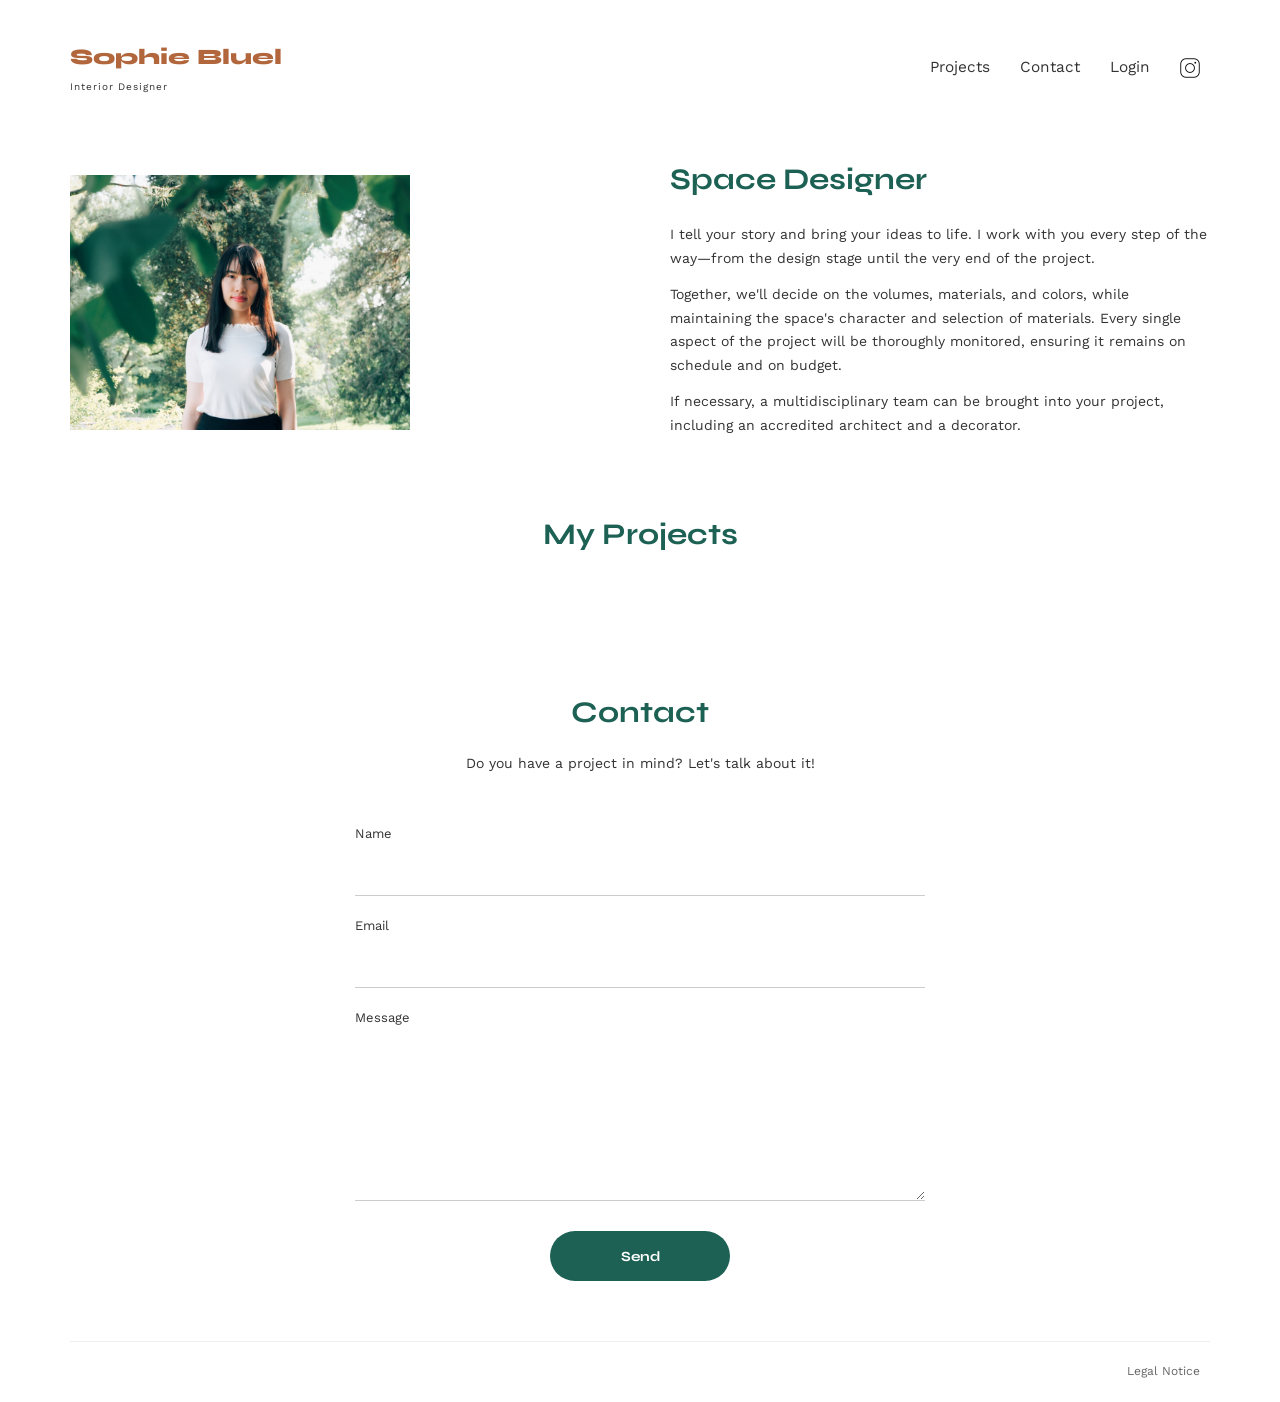
<file: FrontEnd/index.html>
<!DOCTYPE html>
<html lang="fr">
<head>
	<meta charset="UTF-8">
	<title>Sophie Bluel - Interior Designer</title>
	<meta name="viewport" content="width=device-width, initial-scale=1.0">
	<link rel="preconnect" href="https://fonts.googleapis.com">
	<link rel="preconnect" href="https://fonts.gstatic.com" crossorigin>
	<link href="https://fonts.googleapis.com/css2?family=Syne:wght@700;800&family=Work+Sans&display=swap" rel="stylesheet">
	<meta name="description" content="">
	<link rel="stylesheet" href="./assets/style.css">
	<link rel="stylesheet" href="https://cdnjs.cloudflare.com/ajax/libs/font-awesome/6.4.0/css/all.min.css">
</head>
<body>
<header>
	<h1>Sophie Bluel <span>Interior Designer</span></h1>
	<nav>
		<ul>
			<li><a href="#portfolio">Projects</a></li>
			<li><a href="#contact">Contact</a></li>
			<li><a href="login.html">Login</a></li>
			<li><img src="./assets/icons/instagram.png" alt="Instagram"></li>
		</ul>
	</nav>
</header>
<main>
	<div id="introduction">
		<figure>
			<img src="./assets/images/sophie-bluel.png" alt="">
		</figure>
		<article>
			<h2>Space Designer</h2>
			<p>I tell your story and bring your ideas to life. I work with you every step of the way—from the design stage until the very end of the project.</p>
			<p>Together, we'll decide on the volumes, materials, and colors, while maintaining the space's character and selection of materials. Every single aspect of the project will be thoroughly monitored, ensuring it remains on schedule and on budget.</p>
			<p>If necessary, a multidisciplinary team can be brought into your project, including an accredited architect and a decorator.</p>
		</article>
	</div>
	<section id="portfolio">
		<h2>My Projects</h2>
		<div class="filters">
		</div>
		<div class="gallery">
		</div>
	</section>

	<section id="contact">
		<h2>Contact</h2>
		<p>Do you have a project in mind? Let's talk about it!</p>
		<form action="#" method="post">
			<label for="name">Name</label>
			<input type="text" name="name" id="name">
			<label for="email">Email</label>
			<input type="email" name="email" id="email">
			<label for="message">Message</label>
			<textarea name="message" id="message" cols="30" rows="10"></textarea>
			<input type="submit" value="Send">
		</form>
	</section>
</main>

<footer>
	<nav>
		<ul>
			<li>Legal Notice</li>
		</ul>
	</nav>
</footer>

<script src="./index.js"></script>
</body>
</html>
</file>
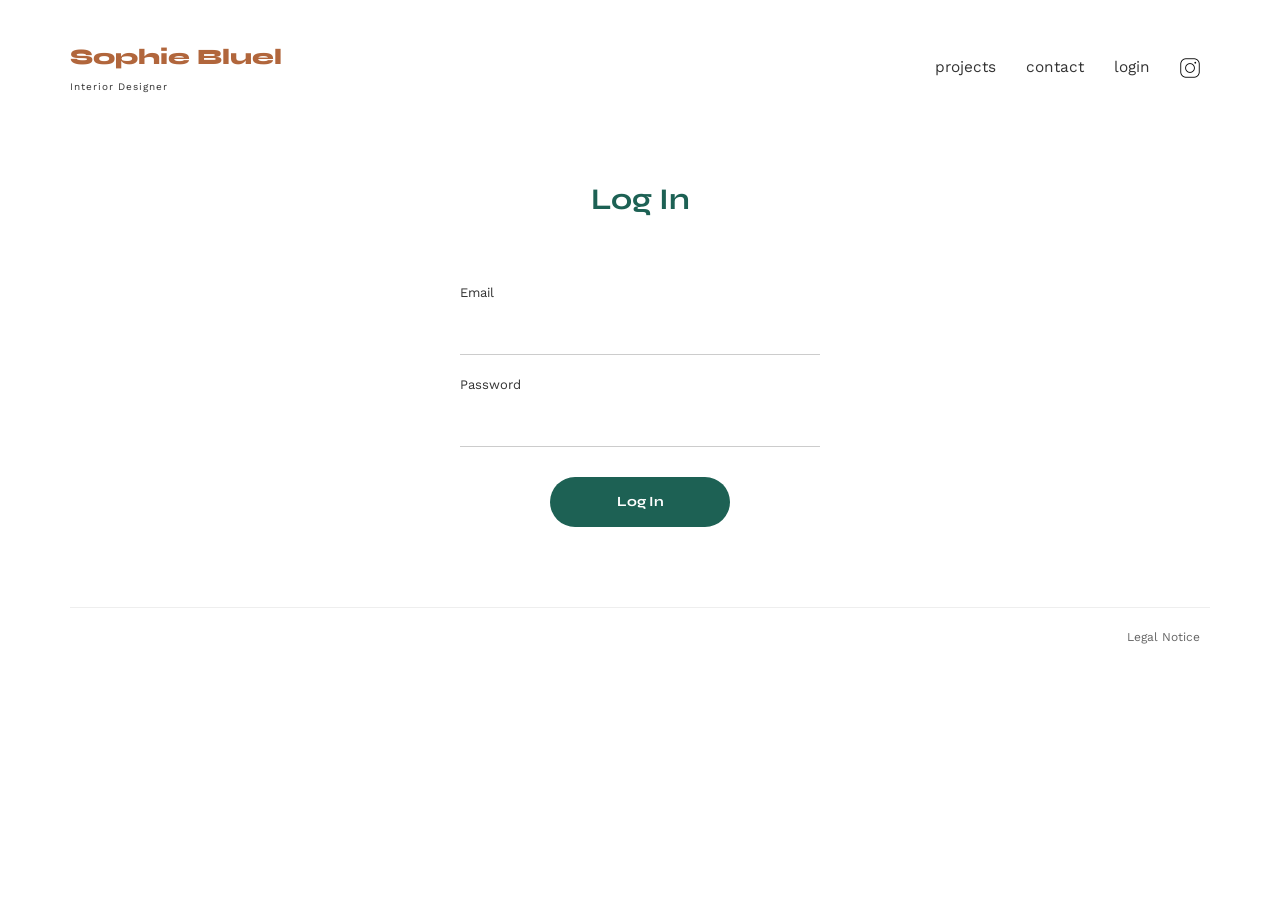
<file: FrontEnd/login.html>
<!DOCTYPE html>
<html lang="fr">
<head>
    <meta charset="UTF-8">
    <title>Login - Sophie Bluel</title>
    <meta name="viewport" content="width=device-width, initial-scale=1.0">
    <link rel="preconnect" href="https://fonts.googleapis.com">
    <link rel="preconnect" href="https://fonts.gstatic.com" crossorigin>
    <link href="https://fonts.googleapis.com/css2?family=Syne:wght@700;800&family=Work+Sans&display=swap" rel="stylesheet">
    <link rel="stylesheet" href="./assets/style.css">
</head>
<body>

<header>
    <h1>Sophie Bluel <span>Interior Designer</span></h1>
    <nav>
        <ul>
            <li><a href="index.html">projects</a></li>
            <li><a href="index.html#contact">contact</a></li>
            <li><a href="login.html">login</a></li>
            <li><img src="./assets/icons/instagram.png" alt="Instagram"></li>
        </ul>
    </nav>
</header>

<main>
    <section id="login">
        <h2>Log In</h2>

        <form id="login-form">
            <label for="email">Email</label>
            <input type="email" id="email" name="email" required>

            <label for="password">Password</label>
            <input type="password" id="password" name="password" required>

            <input type="submit" value="Log In">
        </form>

        <p id="error-message">Incorrect email or password.</p>

    </section>
</main>

<footer>
    <nav>
        <ul>
            <li>Legal Notice</li>
        </ul>
    </nav>
</footer>

<script src="./login.js"></script>

</body>
</html>
</file>
<file: FrontEnd/assets/style.css>
html, body, div, span, applet, object, iframe,
h1, h2, h3, h4, h5, h6, p, blockquote, pre,
a, abbr, acronym, address, big, cite, code,
del, dfn, em, img, ins, kbd, q, s, samp,
small, strike, strong, sub, sup, tt, var,
b, u, i, center,
dl, dt, dd, ol, ul, li,
fieldset, form, label, legend,
table, caption, tbody, tfoot, thead, tr, th, td,
article, aside, canvas, details, embed,
figure, figcaption, footer, header, hgroup,
menu, nav, output, ruby, section, summary,
time, mark, audio, video {
	margin: 0;
	padding: 0;
	border: 0;
	font-size: 100%;
	font: inherit;
	vertical-align: baseline;
}

article, aside, details, figcaption, figure,
footer, header, hgroup, menu, nav, section {
	display: block;
}
body {
	line-height: 1;
}
ol, ul {
	list-style: none;
}
blockquote, q {
	quotes: none;
}
blockquote:before, blockquote:after,
q:before, q:after {
	content: '';
	content: none;
}
table {
	border-collapse: collapse;
	border-spacing: 0;
}


body {
	max-width: 1140px;
	margin: auto;
	font-family: 'Work Sans', sans-serif;
	font-size: 14px;
	line-height: 1.6;
	color: #333;
}


header {
	display: flex;
	justify-content: space-between;
	align-items: center;
	margin: 40px 0;
}

h1 {
	display: flex;
	flex-direction: column;
	font-family: 'Syne', sans-serif;
	font-size: 22px;
	font-weight: 800;
	color: #B1663C;
}

h1 > span {
	font-family: 'Work Sans', sans-serif;
	font-size: 10px;
	font-weight: 400;
	letter-spacing: 0.1em;
	color: #333;
	margin-top: 4px;
}

nav ul {
	display: flex;
	align-items: center;
	gap: 10px;
}

nav li {
	padding: 0 10px;
	font-size: 1.1em;
}

nav a {
	text-decoration: none;
	color: inherit;
}

nav li:hover,
nav a:hover {
	color: #B1663C;
}

nav img {
	width: 20px;
	display: block;
}


#introduction {
	display: flex;
	align-items: center;
	gap: 60px;
	margin: 60px 0;
}

#introduction figure {
	flex: 1;
}

#introduction img {
	display: block;
	width: 100%;
	max-width: 340px;
}

#introduction article {
	flex: 1;
}

#introduction h2 {
	margin-bottom: 20px;
}

#introduction p {
	margin-bottom: 12px;
	line-height: 1.7;
}

h2 {
	font-family: 'Syne', sans-serif;
	font-weight: 700;
	font-size: 30px;
	color: #1D6154;
}

#portfolio {
	margin: 60px 0;
}

#portfolio h2 {
	text-align: center;
	margin-bottom: 30px;
}


.filters {
	display: flex;
	justify-content: center;
	gap: 12px;
	margin-bottom: 40px;
}

.filter-btn {
	font-family: 'Work Sans', sans-serif;
	font-size: 14px;
	padding: 8px 20px;
	border-radius: 60px;
	border: 1px solid #1D6154;
	background-color: white;
	color: #1D6154;
	cursor: pointer;
}

.filter-btn:hover {
	background-color: #1D6154;
	color: white;
}

.filter-btn.active {
	background-color: #1D6154;
	color: white;
}


.gallery {
	width: 100%;
	display: grid;
	grid-template-columns: 1fr 1fr 1fr;
	gap: 20px;
}

.gallery figure {
	overflow: hidden;
}

.gallery img {
	width: 100%;
	display: block;
	object-fit: cover;
	aspect-ratio: 4 / 3;
}

.gallery figcaption {
	margin-top: 8px;
	font-size: 13px;
	color: #333;
}


#contact {
	width: 50%;
	margin: 60px auto;
	text-align: center;
}

#contact h2 {
	margin-bottom: 16px;
}

#contact p {
	margin-bottom: 10px;
	line-height: 1.6;
}

#contact form {
	text-align: left;
	margin-top: 30px;
	display: flex;
	flex-direction: column;
}

#contact label {
	margin: 20px 0 8px 0;
	font-size: 13px;
	color: #333;
}

#contact input[type="text"],
#contact input[type="email"] {
	height: 40px;
	font-size: 1em;
	border: none;
	border-bottom: 1px solid #ccc;
	outline: none;
	font-family: 'Work Sans', sans-serif;
}

#contact textarea {
	border: none;
	border-bottom: 1px solid #ccc;
	outline: none;
	resize: vertical;
	font-family: 'Work Sans', sans-serif;
	font-size: 1em;
	min-height: 100px;
}

input[type="submit"] {
	font-family: 'Syne', sans-serif;
	font-weight: 700;
	font-size: 14px;
	color: white;
	background-color: #1D6154;
	margin: 30px auto 0 auto;
	width: 180px;
	height: 50px;
	text-align: center;
	border-radius: 60px;
	border: none;
	cursor: pointer;
}

input[type="submit"]:hover {
	background-color: #174e44;
}


footer {
	border-top: 1px solid #eee;
	margin-top: 60px;
}

footer nav ul {
	display: flex;
	justify-content: flex-end;
	padding: 20px 0;
}

footer nav li {
	font-size: 12px;
	color: #666;
	cursor: pointer;
}

footer nav li:hover {
	color: #B1663C;
}


#login {
	width: 360px;
	margin: 80px auto;
	text-align: center;
}

#login h2 {
	margin-bottom: 40px;
}

#login form {
	display: flex;
	flex-direction: column;
	text-align: left;
}

#login label {
	margin: 20px 0 8px 0;
	font-size: 13px;
	color: #333;
}

#login input[type="email"],
#login input[type="password"] {
	height: 40px;
	font-size: 1em;
	border: none;
	border-bottom: 1px solid #ccc;
	outline: none;
	font-family: 'Work Sans', sans-serif;
}

#login input[type="submit"] {
	margin: 30px auto 0 auto;
}

#error-message {
	color: red;
	margin-top: 20px;
	font-size: 13px;
	display: none;
}



#admin-bar {
	background-color: #1b1b1b;
	color: white;
	text-align: center;
	padding: 10px;
	font-size: 14px;
	width: 100vw;
	margin-left: calc(-50vw + 50%);
}

#portfolio h2 {
	display: flex;
	align-items: center;
	justify-content: center;
	gap: 15px;
}

#edit-btn {
	background: none;
	border: none;
	cursor: pointer;
	font-size: 14px;
	color: #333;
	font-family: 'Work Sans', sans-serif;
}

#edit-btn:hover {
	color: #B1663C;
}


#modal-overlay {
	display: none;
	position: fixed;
	top: 0;
	left: 0;
	width: 100%;
	height: 100%;
	background-color: rgba(0, 0, 0, 0.5);
	justify-content: center;
	align-items: center;
	z-index: 1000;
}


#modal-box {
	background: white;
	border-radius: 10px;
	padding: 40px;
	width: 630px;
	max-width: 90%;
	position: relative;
	max-height: 85vh;
	overflow-y: auto;
}

#modal-box h3 {
	font-family: 'Syne', sans-serif;
	font-size: 26px;
	color: #1D6154;
	text-align: center;
	margin-bottom: 30px;
}


#modal-close {
	position: absolute;
	top: 15px;
	right: 20px;
	background: none;
	border: none;
	font-size: 20px;
	cursor: pointer;
	color: #333;
}

#modal-back {
	position: absolute;
	top: 15px;
	left: 20px;
	background: none;
	border: none;
	font-size: 20px;
	cursor: pointer;
	color: #333;
}

#modal-gallery {
	display: grid;
	grid-template-columns: repeat(5, 1fr);
	gap: 10px;
	margin-bottom: 20px;
}

#modal-gallery figure {
	position: relative;
}

#modal-gallery img {
	width: 100%;
	aspect-ratio: 1;
	object-fit: cover;
	display: block;
}

.delete-btn {
	position: absolute;
	top: 4px;
	right: 4px;
	background-color: #1b1b1b;
	color: white;
	border: none;
	padding: 4px 6px;
	cursor: pointer;
	font-size: 11px;
	border-radius: 3px;
}

.delete-btn:hover {
	background-color: #B1663C;
}

#btn-add-photo {
	display: block;
	margin: 20px auto 0 auto;
	background-color: #1D6154;
	color: white;
	border: none;
	border-radius: 60px;
	padding: 12px 30px;
	font-family: 'Syne', sans-serif;
	font-weight: 700;
	cursor: pointer;
	font-size: 14px;
}

#btn-add-photo:hover {
	background-color: #174e44;
}

#upload-area {
	background-color: #f6f6f6;
	border: 2px dashed #ccc;
	border-radius: 6px;
	padding: 40px 20px;
	text-align: center;
	margin-bottom: 15px;
	display: flex;
	flex-direction: column;
	align-items: center;
	gap: 10px;
}

#upload-area .fa-regular {
	font-size: 40px;
	color: #1D6154;
}

#upload-label {
	display: inline-block;
	background-color: #e8edec;
	color: #1D6154;
	padding: 10px 20px;
	border-radius: 60px;
	cursor: pointer;
	font-family: 'Syne', sans-serif;
	font-weight: 700;
	font-size: 14px;
}

#photo-preview {
	max-width: 100%;
	max-height: 150px;
	object-fit: contain;
}

/*  View 2 inputs*/

#modal-view2 label {
	display: block;
	margin: 12px 0 5px 0;
	font-size: 13px;
}

#modal-view2 input[type="text"],
#modal-view2 select {
	width: 100%;
	height: 40px;
	border: 1px solid #ccc;
	border-radius: 4px;
	padding: 0 10px;
	font-family: 'Work Sans', sans-serif;
	font-size: 14px;
	box-sizing: border-box;
}

#photo-submit {
	display: block;
	margin: 20px auto 0 auto;
	background-color: #1D6154;
	color: white;
	border: none;
	border-radius: 60px;
	padding: 12px 30px;
	font-family: 'Syne', sans-serif;
	font-weight: 700;
	cursor: pointer;
	font-size: 14px;
}

#photo-submit:hover {
	background-color: #174e44;
}

#modal-box hr {
	border: none;
	border-top: 1px solid #eee;
	margin: 20px 0;
}
</file>
